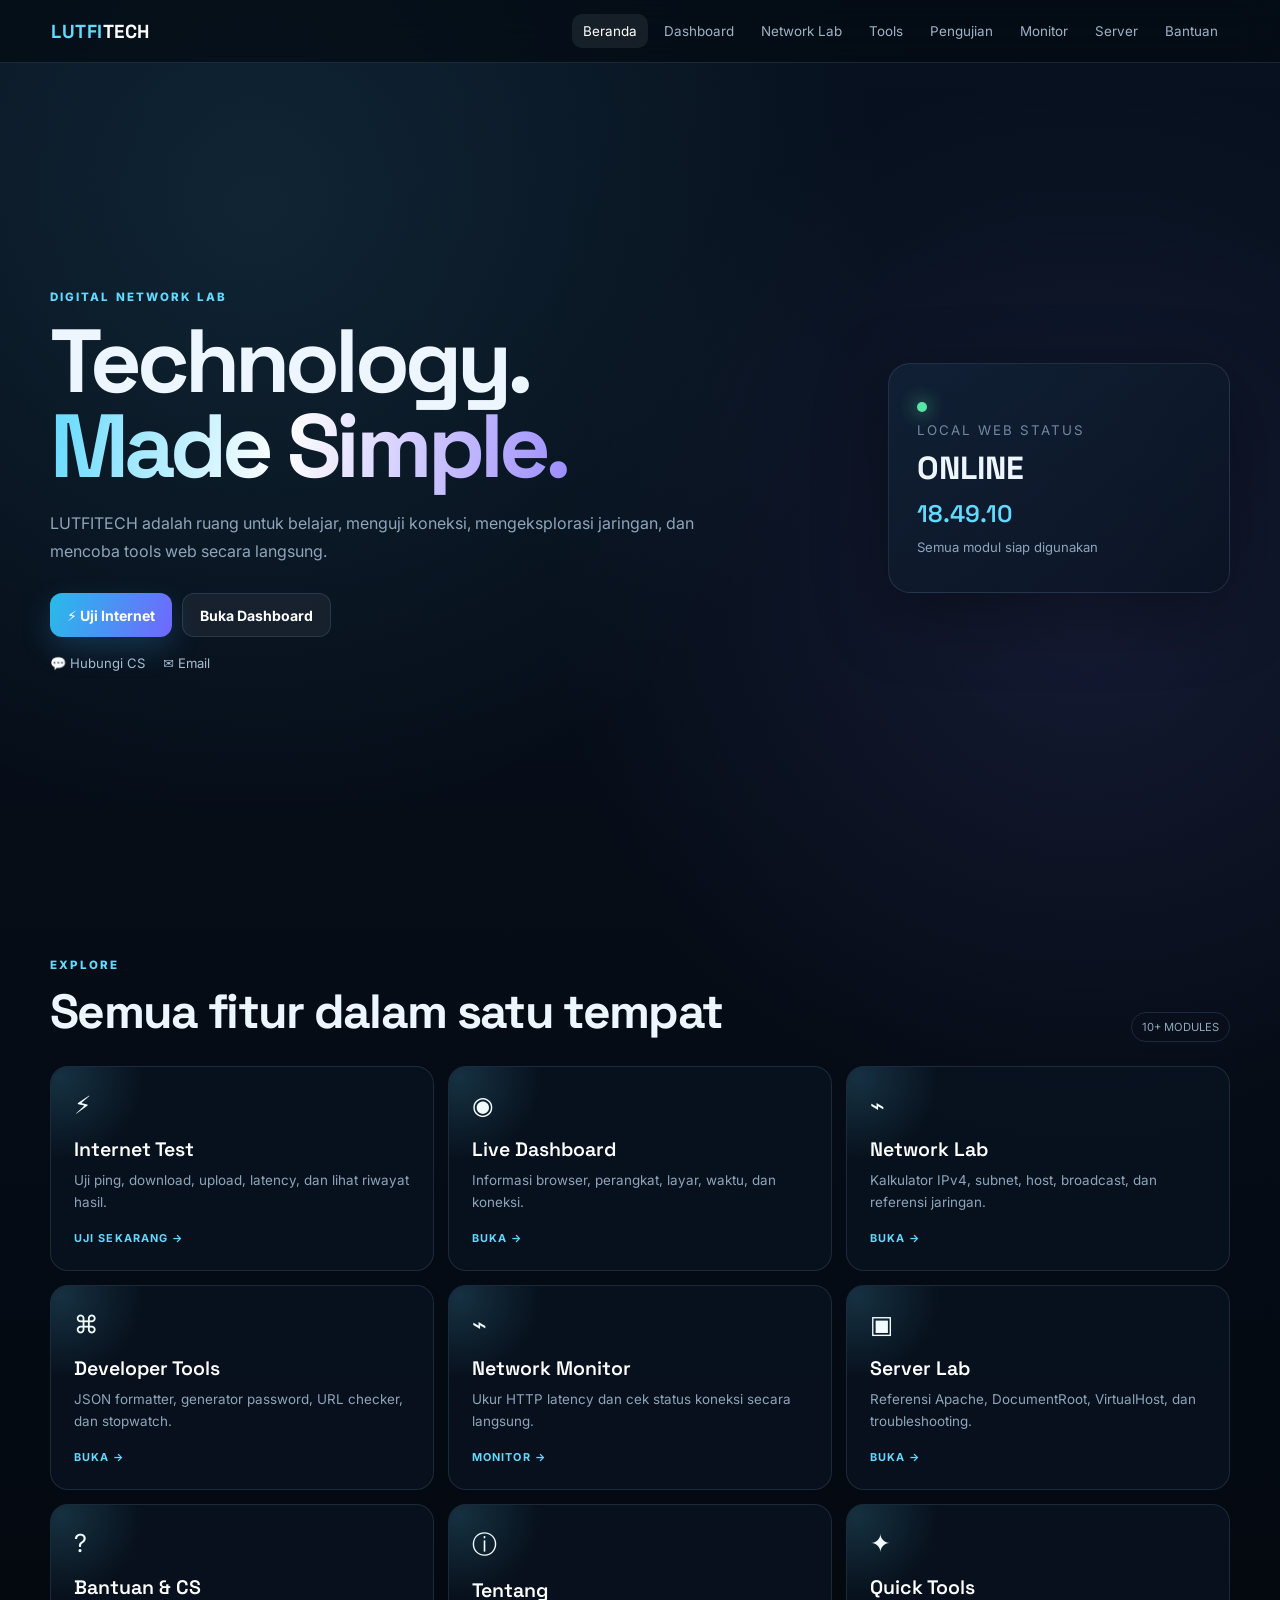
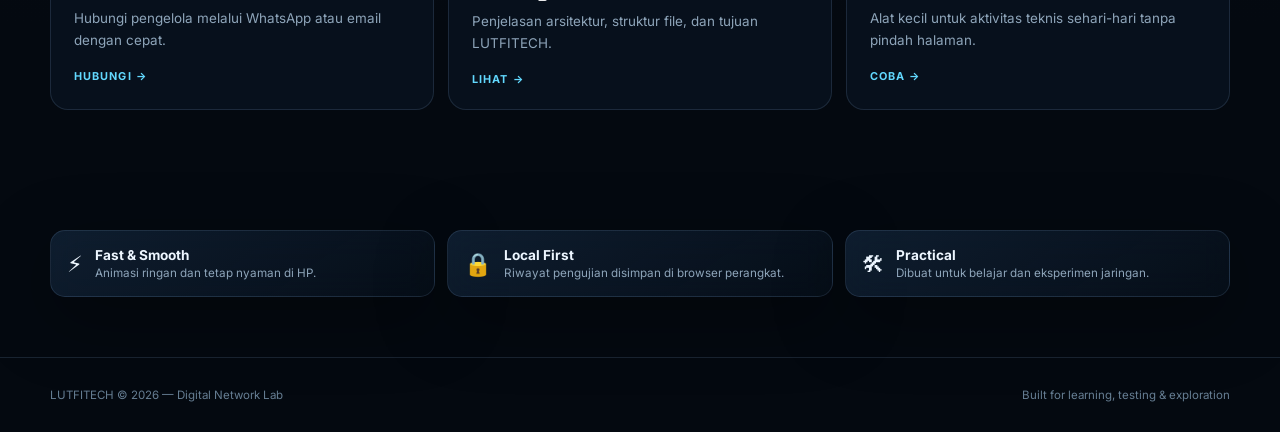
<file: index.html>
<!doctype html>
<html lang="id">
<head>
<meta charset="utf-8">
<meta name="viewport" content="width=device-width,initial-scale=1,viewport-fit=cover">
<meta name="theme-color" content="#07111f">
<title>LUTFITECH — Digital Network Lab</title>
<link rel="stylesheet" href="assets/css/style.css">
</head>
<body>
<div class="bg-grid"></div><div class="orb orb-a"></div><div class="orb orb-b"></div><div id="particles"></div>

<header class="topbar">
  <a class="brand" href="index.html"><span>LUTFI</span>TECH</a>
  <button class="menu-btn" id="menuBtn" aria-label="Menu">☰</button>
  <nav id="nav">
    <a href="index.html" class="active">Beranda</a>
    <a href="pages/dashboard.html">Dashboard</a>
    <a href="pages/network.html">Network Lab</a>
    <a href="pages/tools.html">Tools</a>
    <a href="pages/speedtest.html">Pengujian</a>
    <a href="pages/monitor.html">Monitor</a>
    <a href="pages/server.html">Server</a>
    <a href="pages/help.html">Bantuan</a>
  </nav>
</header>

<main>
<section class="hero page-enter">
  <div class="hero-copy">
    <span class="eyebrow">DIGITAL NETWORK LAB</span>
    <h1>Technology.<br><span>Made Simple.</span></h1>
    <p>LUTFITECH adalah ruang untuk belajar, menguji koneksi, mengeksplorasi jaringan, dan mencoba tools web secara langsung.</p>
    <div class="actions">
      <a class="btn primary" href="pages/speedtest.html">⚡ Uji Internet</a>
      <a class="btn" href="pages/dashboard.html">Buka Dashboard</a>
    </div>
    <div class="quick-contact">
      <a href="https://wa.me/6285181606383" target="_blank" rel="noopener">💬 Hubungi CS</a>
      <a href="mailto:rarapwetty467@gmail.com">✉ Email</a>
    </div>
  </div>
  <div class="hero-card glass">
    <div class="status-dot"></div><small>LOCAL WEB STATUS</small>
    <strong>ONLINE</strong>
    <time id="clock">--:--:--</time>
    <span>Semua modul siap digunakan</span>
  </div>
</section>

<section class="section">
  <div class="section-head"><div><span class="kicker">EXPLORE</span><h2>Semua fitur dalam satu tempat</h2></div><span class="tag">10+ MODULES</span></div>
  <div class="grid three">
    <a class="card" href="pages/speedtest.html"><i>⚡</i><h3>Internet Test</h3><p>Uji ping, download, upload, latency, dan lihat riwayat hasil.</p><b>UJI SEKARANG →</b></a>
    <a class="card" href="pages/dashboard.html"><i>◉</i><h3>Live Dashboard</h3><p>Informasi browser, perangkat, layar, waktu, dan koneksi.</p><b>BUKA →</b></a>
    <a class="card" href="pages/network.html"><i>⌁</i><h3>Network Lab</h3><p>Kalkulator IPv4, subnet, host, broadcast, dan referensi jaringan.</p><b>BUKA →</b></a>
    <a class="card" href="pages/tools.html"><i>⌘</i><h3>Developer Tools</h3><p>JSON formatter, generator password, URL checker, dan stopwatch.</p><b>BUKA →</b></a>
    <a class="card" href="pages/monitor.html"><i>⌁</i><h3>Network Monitor</h3><p>Ukur HTTP latency dan cek status koneksi secara langsung.</p><b>MONITOR →</b></a>
    <a class="card" href="pages/server.html"><i>▣</i><h3>Server Lab</h3><p>Referensi Apache, DocumentRoot, VirtualHost, dan troubleshooting.</p><b>BUKA →</b></a>
    <a class="card" href="pages/help.html"><i>?</i><h3>Bantuan & CS</h3><p>Hubungi pengelola melalui WhatsApp atau email dengan cepat.</p><b>HUBUNGI →</b></a>
    <a class="card" href="pages/about.html"><i>ⓘ</i><h3>Tentang</h3><p>Penjelasan arsitektur, struktur file, dan tujuan LUTFITECH.</p><b>LIHAT →</b></a>
    <a class="card" href="pages/tools.html#password"><i>✦</i><h3>Quick Tools</h3><p>Alat kecil untuk aktivitas teknis sehari-hari tanpa pindah halaman.</p><b>COBA →</b></a>
  </div>
</section>

<section class="section mini-grid">
  <div class="glass info-strip"><span>⚡</span><div><strong>Fast & Smooth</strong><small>Animasi ringan dan tetap nyaman di HP.</small></div></div>
  <div class="glass info-strip"><span>🔒</span><div><strong>Local First</strong><small>Riwayat pengujian disimpan di browser perangkat.</small></div></div>
  <div class="glass info-strip"><span>🛠</span><div><strong>Practical</strong><small>Dibuat untuk belajar dan eksperimen jaringan.</small></div></div>
</section>
</main>

<footer><span>LUTFITECH © 2026 — Digital Network Lab</span><span>Built for learning, testing & exploration</span></footer>
<script src="assets/js/app.js"></script>
</body></html>
</file>
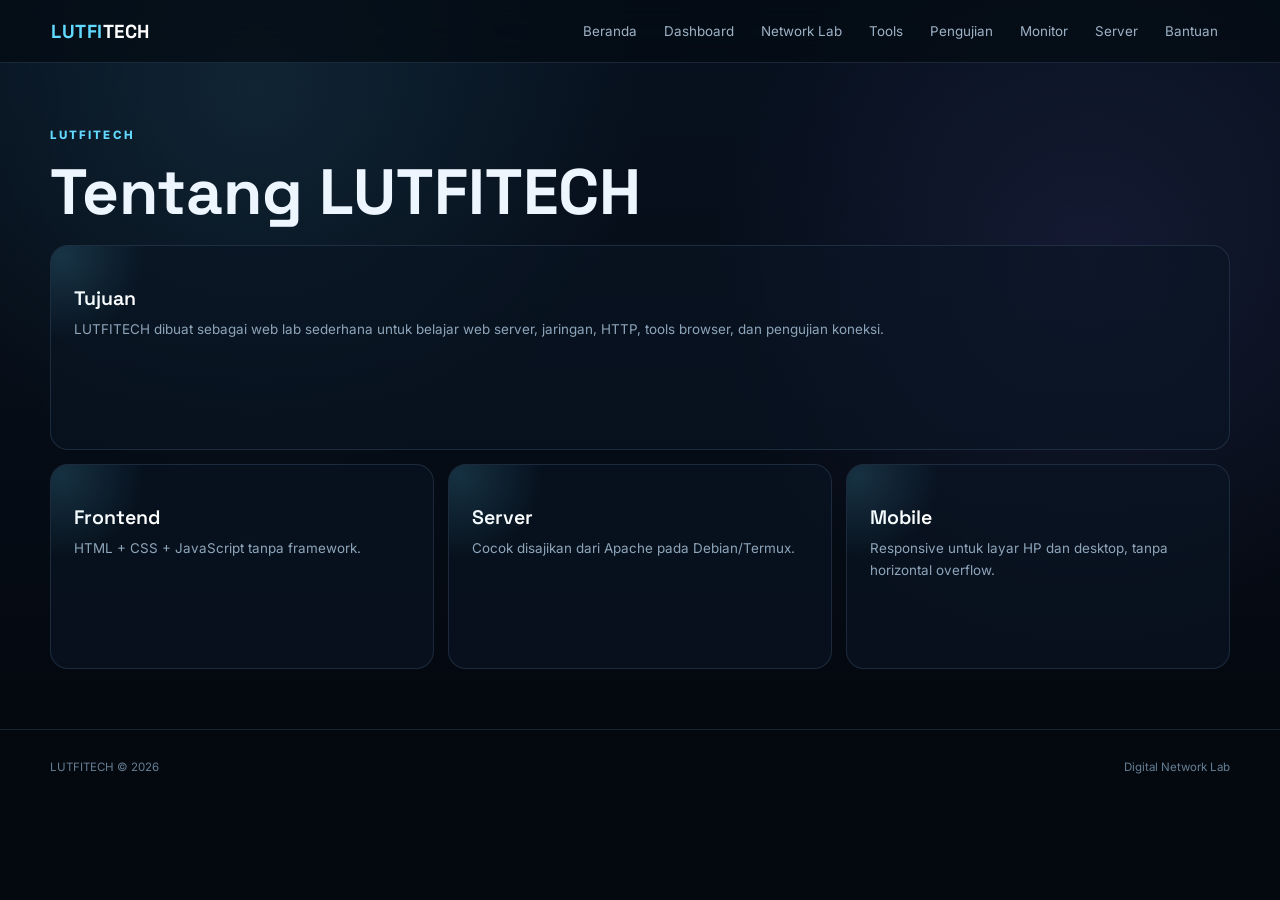
<file: pages/about.html>
<!doctype html><html lang="id"><head><meta charset="utf-8"><meta name="viewport" content="width=device-width,initial-scale=1,viewport-fit=cover"><meta name="theme-color" content="#07111f"><title>Tentang LUTFITECH — LUTFITECH</title><link rel="stylesheet" href="../assets/css/style.css"></head><body><div class="bg-grid"></div><div class="orb orb-a"></div><div class="orb orb-b"></div><header class="topbar"><a class="brand" href="../index.html"><span>LUTFI</span>TECH</a><button class="menu-btn" id="menuBtn">☰</button><nav id="nav"><a href="../index.html">Beranda</a><a href="dashboard.html">Dashboard</a><a href="network.html">Network Lab</a><a href="tools.html">Tools</a><a href="speedtest.html">Pengujian</a><a href="monitor.html">Monitor</a><a href="server.html">Server</a><a href="help.html">Bantuan</a></nav></header><main><section class="section page-enter"><span class="kicker">LUTFITECH</span><h1 style="font:700 clamp(2rem,6vw,4rem) 'Space Grotesk';margin:8px 0 12px">Tentang LUTFITECH</h1>
<div class="card"><h3>Tujuan</h3><p>LUTFITECH dibuat sebagai web lab sederhana untuk belajar web server, jaringan, HTTP, tools browser, dan pengujian koneksi.</p></div>
<div class="grid three" style="margin-top:14px"><div class="card"><h3>Frontend</h3><p>HTML + CSS + JavaScript tanpa framework.</p></div><div class="card"><h3>Server</h3><p>Cocok disajikan dari Apache pada Debian/Termux.</p></div><div class="card"><h3>Mobile</h3><p>Responsive untuk layar HP dan desktop, tanpa horizontal overflow.</p></div></div></section></main><footer><span>LUTFITECH © 2026</span><span>Digital Network Lab</span></footer><script src="../assets/js/app.js"></script>
</file>
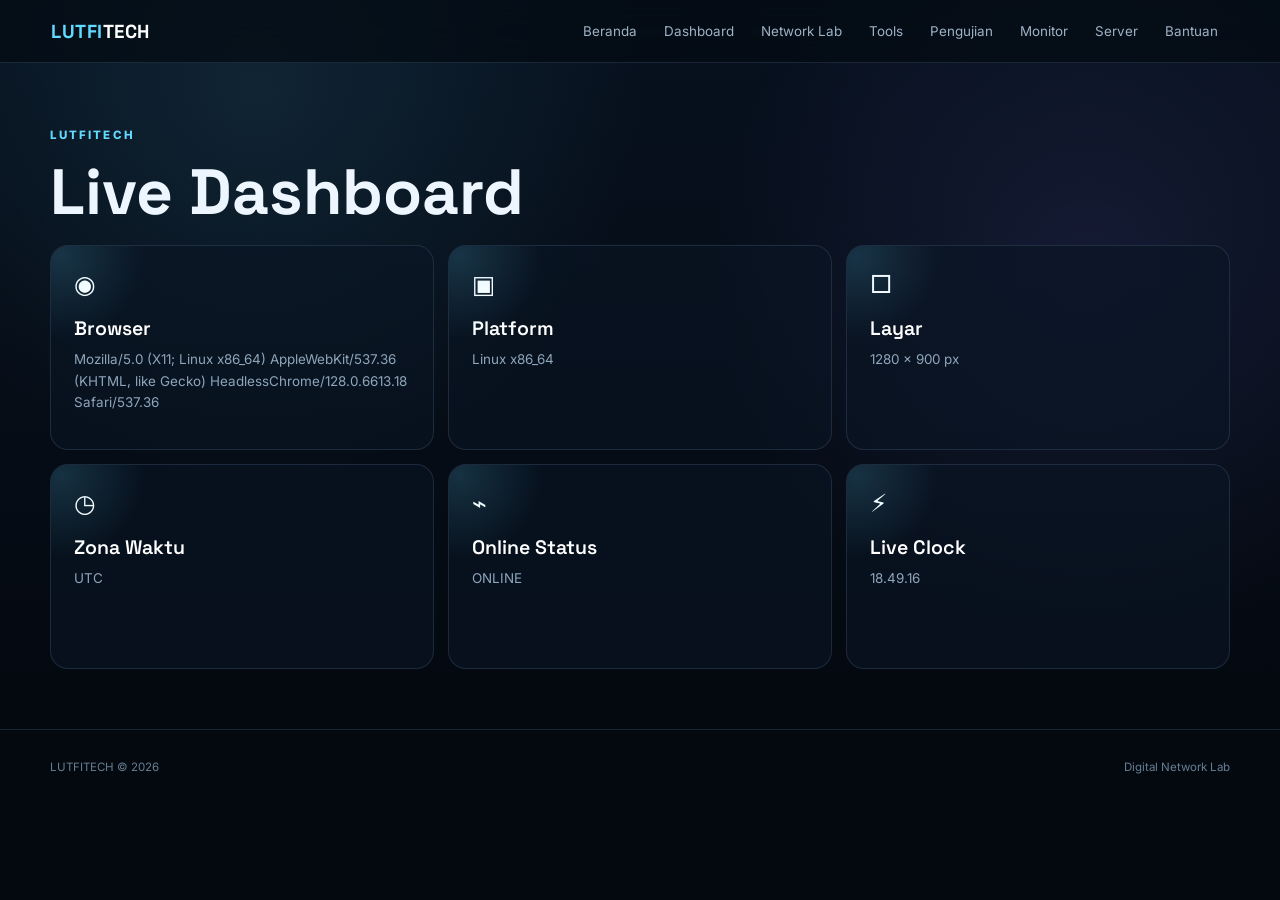
<file: pages/dashboard.html>
<!doctype html><html lang="id"><head><meta charset="utf-8"><meta name="viewport" content="width=device-width,initial-scale=1,viewport-fit=cover"><meta name="theme-color" content="#07111f"><title>Live Dashboard — LUTFITECH</title><link rel="stylesheet" href="../assets/css/style.css"></head><body><div class="bg-grid"></div><div class="orb orb-a"></div><div class="orb orb-b"></div><header class="topbar"><a class="brand" href="../index.html"><span>LUTFI</span>TECH</a><button class="menu-btn" id="menuBtn">☰</button><nav id="nav"><a href="../index.html">Beranda</a><a href="dashboard.html">Dashboard</a><a href="network.html">Network Lab</a><a href="tools.html">Tools</a><a href="speedtest.html">Pengujian</a><a href="monitor.html">Monitor</a><a href="server.html">Server</a><a href="help.html">Bantuan</a></nav></header><main><section class="section page-enter"><span class="kicker">LUTFITECH</span><h1 style="font:700 clamp(2rem,6vw,4rem) 'Space Grotesk';margin:8px 0 12px">Live Dashboard</h1>
<div class="grid three">
<div class="card"><i>◉</i><h3>Browser</h3><p id="browser">Memuat...</p></div>
<div class="card"><i>▣</i><h3>Platform</h3><p id="platform">Memuat...</p></div>
<div class="card"><i>□</i><h3>Layar</h3><p id="screen">Memuat...</p></div>
<div class="card"><i>◷</i><h3>Zona Waktu</h3><p id="tz">Memuat...</p></div>
<div class="card"><i>⌁</i><h3>Online Status</h3><p id="online">Memuat...</p></div>
<div class="card"><i>⚡</i><h3>Live Clock</h3><p id="dashclock">Memuat...</p></div>
</div>
<script>
const set=(id,v)=>document.getElementById(id).textContent=v;
set('browser',navigator.userAgent);set('platform',navigator.platform||'Unknown');set('screen',innerWidth+' × '+innerHeight+' px');set('tz',Intl.DateTimeFormat().resolvedOptions().timeZone);set('online',navigator.onLine?'ONLINE':'OFFLINE');
setInterval(()=>set('dashclock',new Date().toLocaleTimeString('id-ID')),1000);
</script></section></main><footer><span>LUTFITECH © 2026</span><span>Digital Network Lab</span></footer><script src="../assets/js/app.js"></script>
</file>
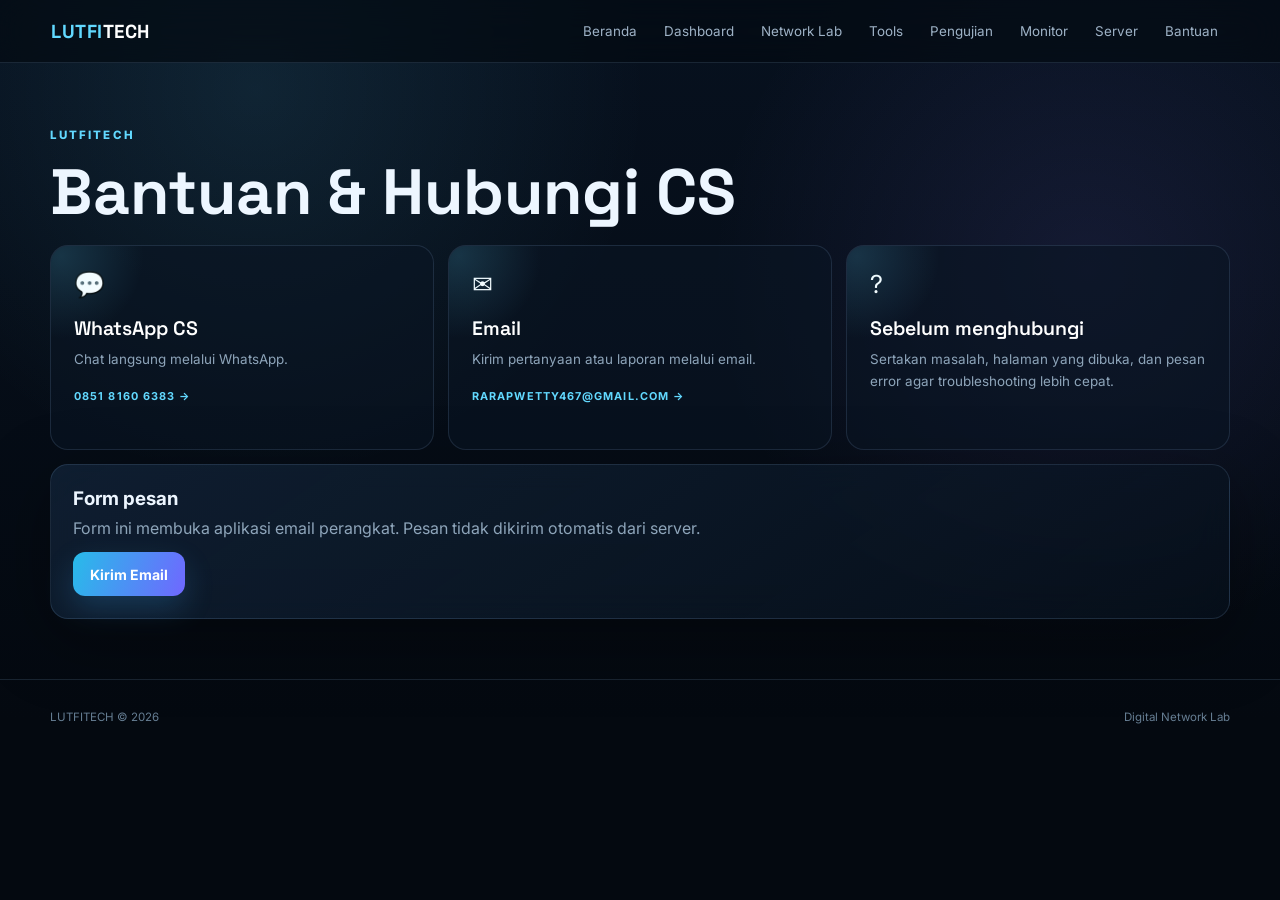
<file: pages/help.html>
<!doctype html><html lang="id"><head><meta charset="utf-8"><meta name="viewport" content="width=device-width,initial-scale=1,viewport-fit=cover"><meta name="theme-color" content="#07111f"><title>Bantuan & Hubungi CS — LUTFITECH</title><link rel="stylesheet" href="../assets/css/style.css"></head><body><div class="bg-grid"></div><div class="orb orb-a"></div><div class="orb orb-b"></div><header class="topbar"><a class="brand" href="../index.html"><span>LUTFI</span>TECH</a><button class="menu-btn" id="menuBtn">☰</button><nav id="nav"><a href="../index.html">Beranda</a><a href="dashboard.html">Dashboard</a><a href="network.html">Network Lab</a><a href="tools.html">Tools</a><a href="speedtest.html">Pengujian</a><a href="monitor.html">Monitor</a><a href="server.html">Server</a><a href="help.html">Bantuan</a></nav></header><main><section class="section page-enter"><span class="kicker">LUTFITECH</span><h1 style="font:700 clamp(2rem,6vw,4rem) 'Space Grotesk';margin:8px 0 12px">Bantuan & Hubungi CS</h1>
<div class="grid three">
<a class="card" href="https://wa.me/6285181606383" target="_blank" rel="noopener"><i>💬</i><h3>WhatsApp CS</h3><p>Chat langsung melalui WhatsApp.</p><b>0851 8160 6383 →</b></a>
<a class="card" href="mailto:rarapwetty467@gmail.com"><i>✉</i><h3>Email</h3><p>Kirim pertanyaan atau laporan melalui email.</p><b>RARAPWETTY467@GMAIL.COM →</b></a>
<div class="card"><i>?</i><h3>Sebelum menghubungi</h3><p>Sertakan masalah, halaman yang dibuka, dan pesan error agar troubleshooting lebih cepat.</p></div>
</div>
<div class="glass" style="padding:22px;border-radius:18px;margin-top:14px"><h3 style="margin-bottom:8px">Form pesan</h3><p style="color:var(--muted);margin-bottom:14px">Form ini membuka aplikasi email perangkat. Pesan tidak dikirim otomatis dari server.</p><a class="btn primary" href="mailto:rarapwetty467@gmail.com?subject=Bantuan%20LUTFITECH">Kirim Email</a></div></section></main><footer><span>LUTFITECH © 2026</span><span>Digital Network Lab</span></footer><script src="../assets/js/app.js"></script>
</file>
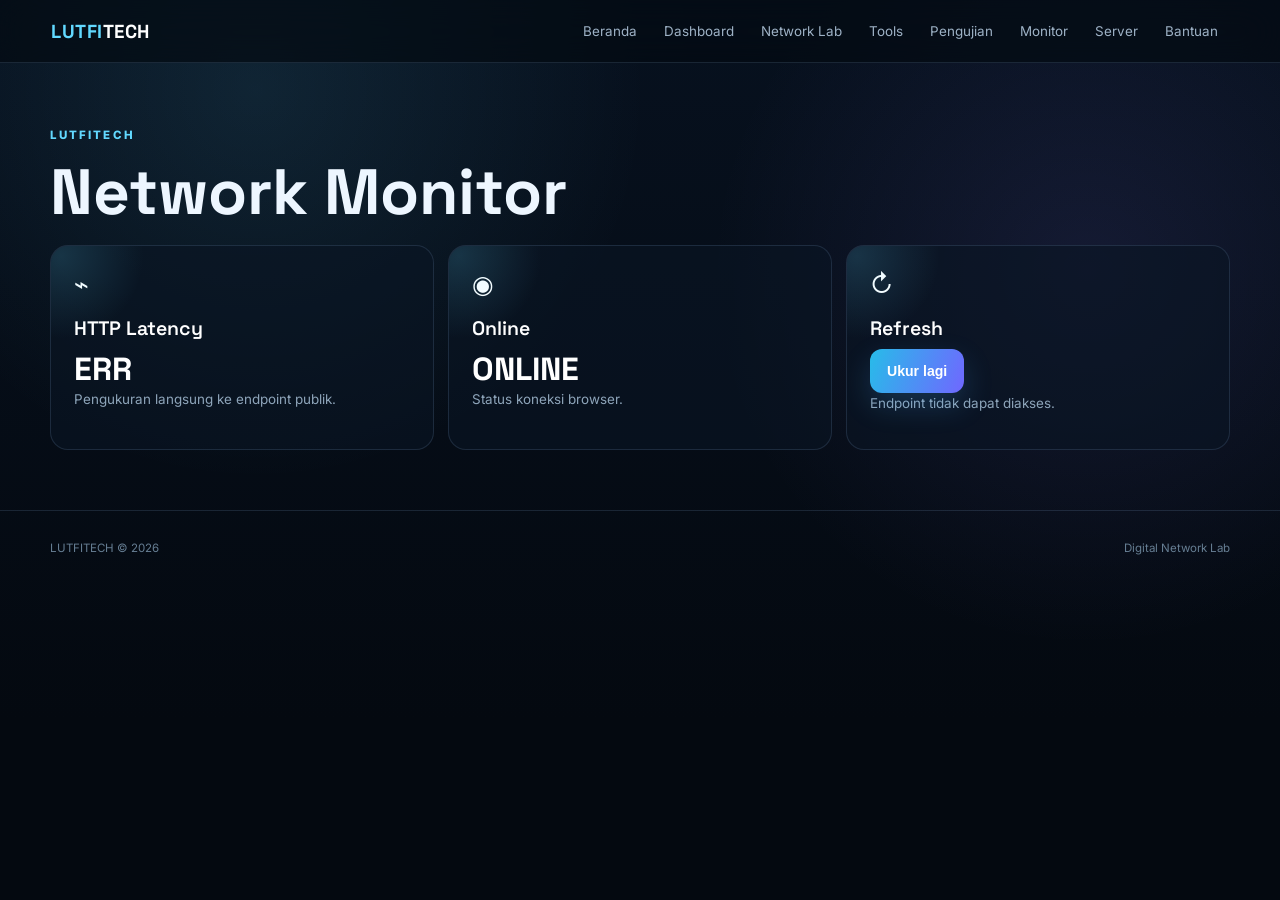
<file: pages/monitor.html>
<!doctype html><html lang="id"><head><meta charset="utf-8"><meta name="viewport" content="width=device-width,initial-scale=1,viewport-fit=cover"><meta name="theme-color" content="#07111f"><title>Network Monitor — LUTFITECH</title><link rel="stylesheet" href="../assets/css/style.css"></head><body><div class="bg-grid"></div><div class="orb orb-a"></div><div class="orb orb-b"></div><header class="topbar"><a class="brand" href="../index.html"><span>LUTFI</span>TECH</a><button class="menu-btn" id="menuBtn">☰</button><nav id="nav"><a href="../index.html">Beranda</a><a href="dashboard.html">Dashboard</a><a href="network.html">Network Lab</a><a href="tools.html">Tools</a><a href="speedtest.html">Pengujian</a><a href="monitor.html">Monitor</a><a href="server.html">Server</a><a href="help.html">Bantuan</a></nav></header><main><section class="section page-enter"><span class="kicker">LUTFITECH</span><h1 style="font:700 clamp(2rem,6vw,4rem) 'Space Grotesk';margin:8px 0 12px">Network Monitor</h1>
<div class="grid three">
<div class="card"><i>⌁</i><h3>HTTP Latency</h3><strong id="lat" style="font:700 2rem 'Space Grotesk'">-- ms</strong><p>Pengukuran langsung ke endpoint publik.</p></div>
<div class="card"><i>◉</i><h3>Online</h3><strong id="mononline" style="font:700 2rem 'Space Grotesk'">--</strong><p>Status koneksi browser.</p></div>
<div class="card"><i>↻</i><h3>Refresh</h3><button class="btn primary" onclick="measure()">Ukur lagi</button><p id="monlog">Siap.</p></div>
</div>
<script>
async function measure(){monlog.textContent='Mengukur...';let t=performance.now();try{await fetch('https://www.cloudflare.com/cdn-cgi/trace?x='+Date.now(),{cache:'no-store'});lat.textContent=Math.round(performance.now()-t)+' ms';monlog.textContent='Selesai '+new Date().toLocaleTimeString('id-ID')}catch(e){lat.textContent='ERR';monlog.textContent='Endpoint tidak dapat diakses.'}mononline.textContent=navigator.onLine?'ONLINE':'OFFLINE'}measure();
</script></section></main><footer><span>LUTFITECH © 2026</span><span>Digital Network Lab</span></footer><script src="../assets/js/app.js"></script>
</file>
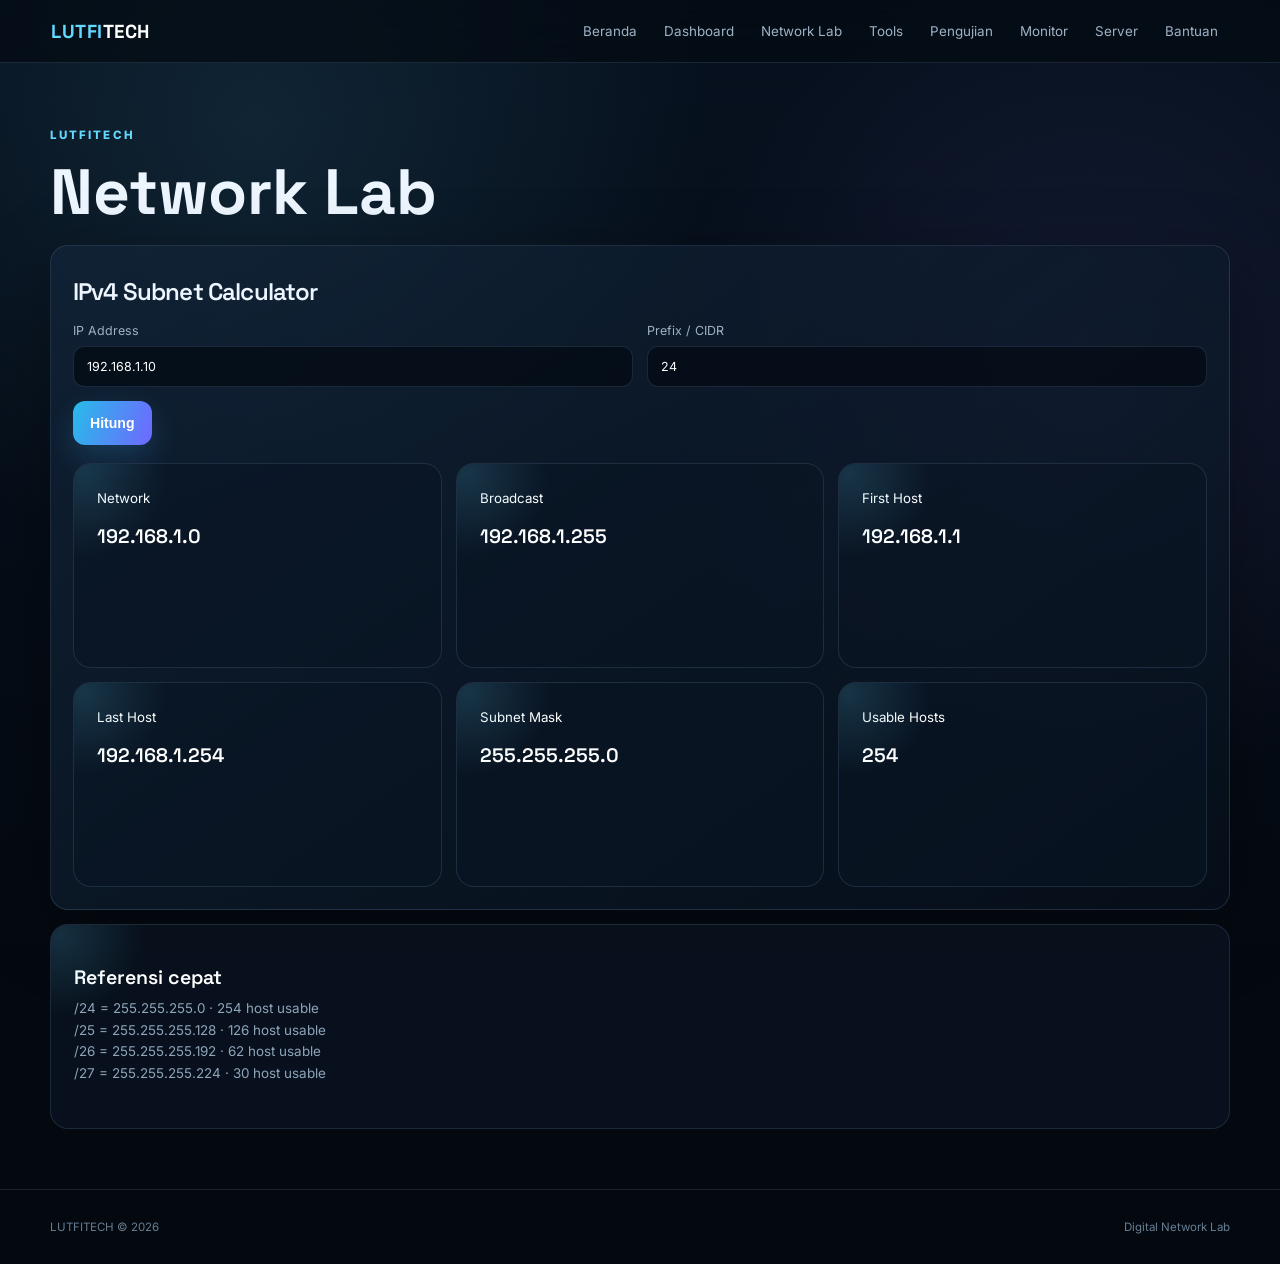
<file: pages/network.html>
<!doctype html><html lang="id"><head><meta charset="utf-8"><meta name="viewport" content="width=device-width,initial-scale=1,viewport-fit=cover"><meta name="theme-color" content="#07111f"><title>Network Lab — LUTFITECH</title><link rel="stylesheet" href="../assets/css/style.css"></head><body><div class="bg-grid"></div><div class="orb orb-a"></div><div class="orb orb-b"></div><header class="topbar"><a class="brand" href="../index.html"><span>LUTFI</span>TECH</a><button class="menu-btn" id="menuBtn">☰</button><nav id="nav"><a href="../index.html">Beranda</a><a href="dashboard.html">Dashboard</a><a href="network.html">Network Lab</a><a href="tools.html">Tools</a><a href="speedtest.html">Pengujian</a><a href="monitor.html">Monitor</a><a href="server.html">Server</a><a href="help.html">Bantuan</a></nav></header><main><section class="section page-enter"><span class="kicker">LUTFITECH</span><h1 style="font:700 clamp(2rem,6vw,4rem) 'Space Grotesk';margin:8px 0 12px">Network Lab</h1>
<div class="glass" style="padding:22px;border-radius:18px">
<h2 style="font:600 1.5rem 'Space Grotesk';margin-bottom:16px">IPv4 Subnet Calculator</h2>
<div class="grid" style="grid-template-columns:repeat(2,1fr)">
<label>IP Address<input id="ip" value="192.168.1.10" placeholder="192.168.1.10"></label>
<label>Prefix / CIDR<input id="cidr" value="24" type="number" min="0" max="32"></label>
</div>
<button class="btn primary" id="calc" style="margin-top:14px">Hitung</button>
<div id="result" class="grid three" style="margin-top:18px"></div>
</div>
<div class="card" style="margin-top:14px"><h3>Referensi cepat</h3><p>/24 = 255.255.255.0 · 254 host usable<br>/25 = 255.255.255.128 · 126 host usable<br>/26 = 255.255.255.192 · 62 host usable<br>/27 = 255.255.255.224 · 30 host usable</p></div>
<script>
function calc(){
 const ip=document.getElementById('ip').value.trim(), p=+document.getElementById('cidr').value;
 const a=ip.split('.').map(Number);
 if(a.length!==4||a.some(x=>x<0||x>255)||p<0||p>32){document.getElementById('result').innerHTML='<div class="card"><h3>Input tidak valid</h3></div>';return}
 const n= a.map(x=>x>>>0); let val=((n[0]<<24)>>>0)+(n[1]<<16)+(n[2]<<8)+n[3];
 const mask=p===0?0:(0xffffffff << (32-p))>>>0; const net=(val&mask)>>>0; const bc=(net | (~mask>>>0))>>>0;
 const out=x=>[(x>>>24)&255,(x>>>16)&255,(x>>>8)&255,x&255].join('.');
 const hosts=p>=31?Math.max(0,2**(32-p)):2**(32-p)-2;
 document.getElementById('result').innerHTML=[['Network',out(net)],['Broadcast',out(bc)],['First Host',p>=31?'-':out((net+1)>>>0)],['Last Host',p>=31?'-':out((bc-1)>>>0)],['Subnet Mask',out(mask)],['Usable Hosts',hosts]].map(x=>`<div class="card"><small>${x[0]}</small><h3>${x[1]}</h3></div>`).join('');
}
document.getElementById('calc').onclick=calc;calc();
</script></section></main><footer><span>LUTFITECH © 2026</span><span>Digital Network Lab</span></footer><script src="../assets/js/app.js"></script>
</file>
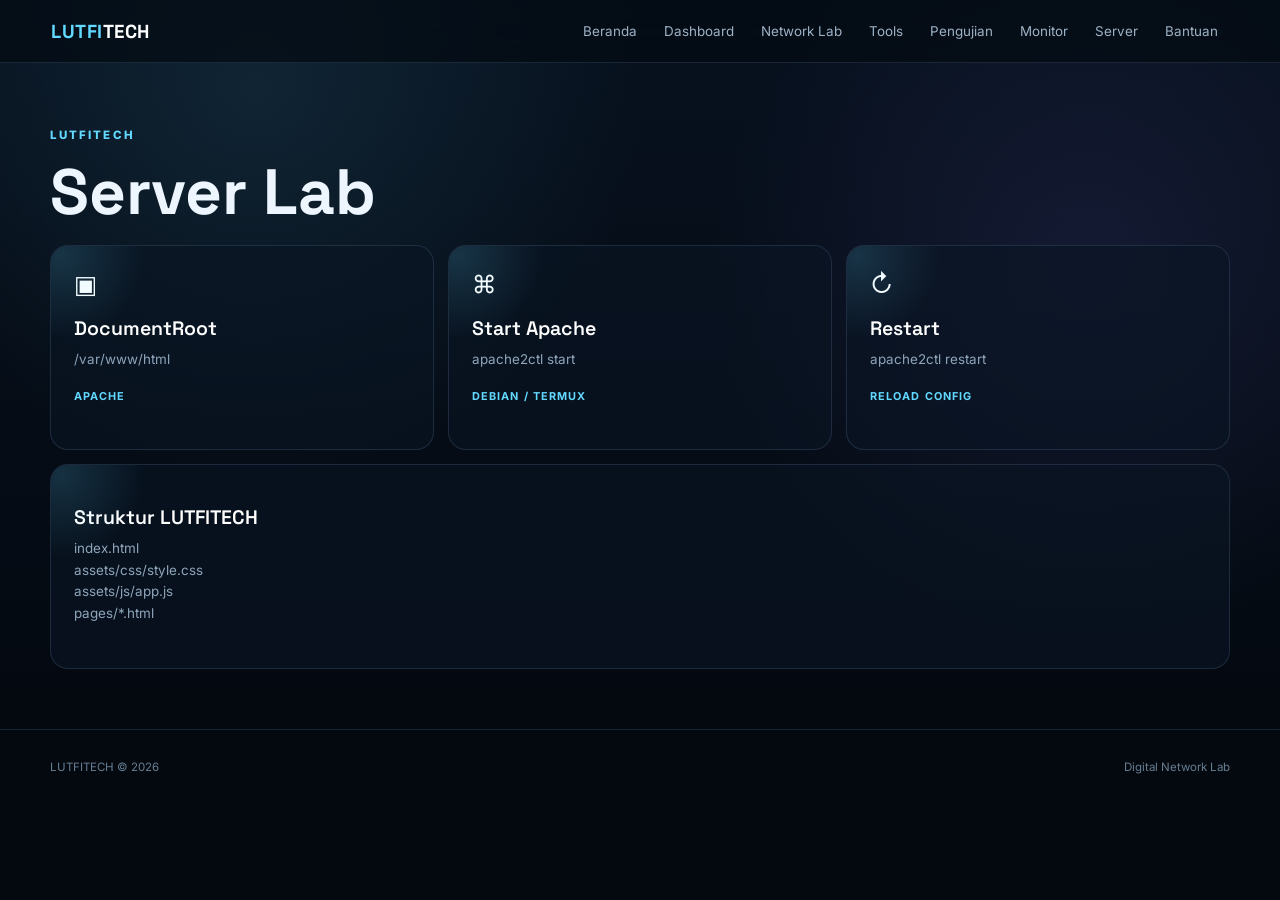
<file: pages/server.html>
<!doctype html><html lang="id"><head><meta charset="utf-8"><meta name="viewport" content="width=device-width,initial-scale=1,viewport-fit=cover"><meta name="theme-color" content="#07111f"><title>Server Lab — LUTFITECH</title><link rel="stylesheet" href="../assets/css/style.css"></head><body><div class="bg-grid"></div><div class="orb orb-a"></div><div class="orb orb-b"></div><header class="topbar"><a class="brand" href="../index.html"><span>LUTFI</span>TECH</a><button class="menu-btn" id="menuBtn">☰</button><nav id="nav"><a href="../index.html">Beranda</a><a href="dashboard.html">Dashboard</a><a href="network.html">Network Lab</a><a href="tools.html">Tools</a><a href="speedtest.html">Pengujian</a><a href="monitor.html">Monitor</a><a href="server.html">Server</a><a href="help.html">Bantuan</a></nav></header><main><section class="section page-enter"><span class="kicker">LUTFITECH</span><h1 style="font:700 clamp(2rem,6vw,4rem) 'Space Grotesk';margin:8px 0 12px">Server Lab</h1>
<div class="grid three">
<div class="card"><i>▣</i><h3>DocumentRoot</h3><p>/var/www/html</p><b>APACHE</b></div>
<div class="card"><i>⌘</i><h3>Start Apache</h3><p>apache2ctl start</p><b>DEBIAN / TERMUX</b></div>
<div class="card"><i>↻</i><h3>Restart</h3><p>apache2ctl restart</p><b>RELOAD CONFIG</b></div>
</div>
<div class="card" style="margin-top:14px"><h3>Struktur LUTFITECH</h3><p>index.html<br>assets/css/style.css<br>assets/js/app.js<br>pages/*.html</p></div></section></main><footer><span>LUTFITECH © 2026</span><span>Digital Network Lab</span></footer><script src="../assets/js/app.js"></script>
</file>
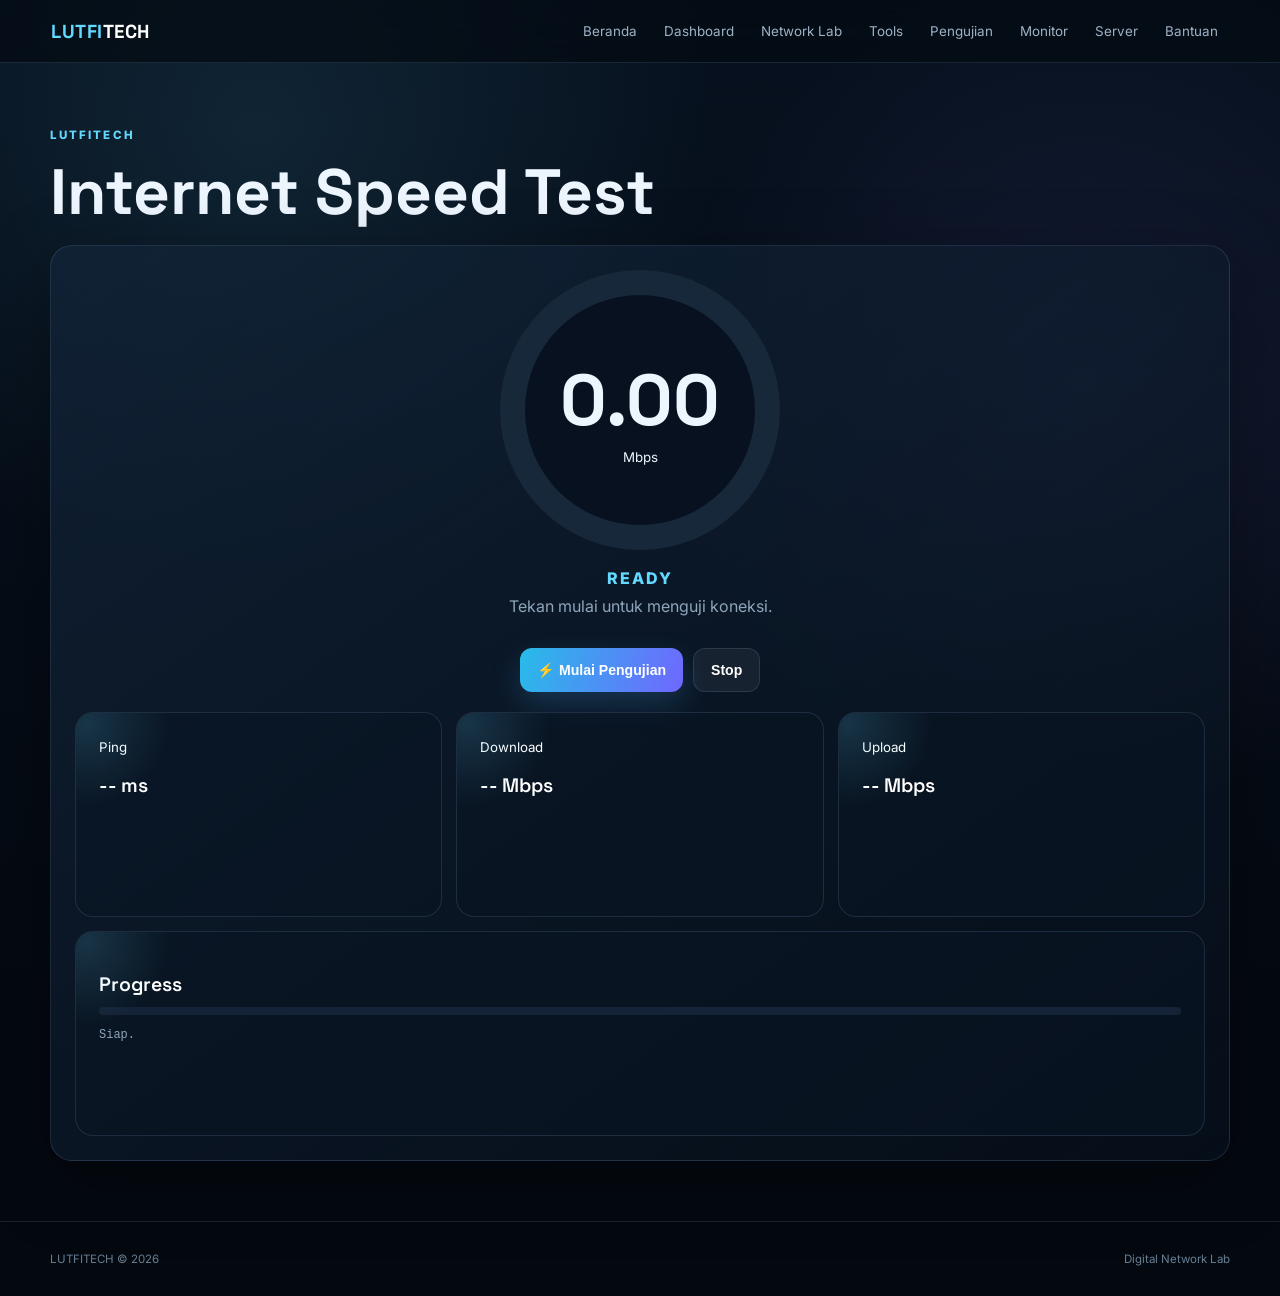
<file: pages/speedtest.html>
<!doctype html><html lang="id"><head><meta charset="utf-8"><meta name="viewport" content="width=device-width,initial-scale=1,viewport-fit=cover"><meta name="theme-color" content="#07111f"><title>Internet Speed Test — LUTFITECH</title><link rel="stylesheet" href="../assets/css/style.css"></head><body><div class="bg-grid"></div><div class="orb orb-a"></div><div class="orb orb-b"></div><header class="topbar"><a class="brand" href="../index.html"><span>LUTFI</span>TECH</a><button class="menu-btn" id="menuBtn">☰</button><nav id="nav"><a href="../index.html">Beranda</a><a href="dashboard.html">Dashboard</a><a href="network.html">Network Lab</a><a href="tools.html">Tools</a><a href="speedtest.html">Pengujian</a><a href="monitor.html">Monitor</a><a href="server.html">Server</a><a href="help.html">Bantuan</a></nav></header><main><section class="section page-enter"><span class="kicker">LUTFITECH</span><h1 style="font:700 clamp(2rem,6vw,4rem) 'Space Grotesk';margin:8px 0 12px">Internet Speed Test</h1>
<div class="glass" style="padding:24px;border-radius:22px;text-align:center">
<div id="gauge" style="width:min(280px,75vw);aspect-ratio:1;margin:auto;border-radius:50%;background:conic-gradient(var(--accent) 0deg,#18283b 0deg);display:grid;place-items:center;position:relative">
<div style="width:82%;height:82%;border-radius:50%;background:#07111f;display:grid;place-items:center">
<div><div id="speed" style="font:700 clamp(2.5rem,10vw,4.5rem) 'Space Grotesk'">0.00</div><small>Mbps</small></div></div></div>
<div id="stage" style="margin:18px 0 8px;color:var(--accent);font-weight:800;letter-spacing:.12em">READY</div>
<div id="detail" style="color:var(--muted);min-height:24px">Tekan mulai untuk menguji koneksi.</div>
<div class="actions" style="justify-content:center"><button class="btn primary" id="start">⚡ Mulai Pengujian</button><button class="btn" id="stop" disabled>Stop</button></div>
<div class="grid three" style="margin-top:20px;text-align:left">
<div class="card"><small>Ping</small><h3 id="ping">-- ms</h3></div><div class="card"><small>Download</small><h3 id="down">-- Mbps</h3></div><div class="card"><small>Upload</small><h3 id="up">-- Mbps</h3></div>
</div>
<div class="card" style="margin-top:14px;text-align:left"><h3>Progress</h3><div style="height:8px;background:#142337;border-radius:99px;overflow:hidden;margin:10px 0"><div id="bar" style="height:100%;width:0;background:linear-gradient(90deg,var(--accent),var(--accent2));transition:width .18s ease"></div></div><p id="log" style="font-family:monospace;font-size:.75rem;line-height:1.7;color:#8fa7bc">Siap.</p></div>
</div>
<script>
let stopped=false;
const $=id=>document.getElementById(id);
function setGauge(v,max=200){v=Math.max(0,Math.min(v,max));$('speed').textContent=v.toFixed(2);$('gauge').style.background=`conic-gradient(var(--accent) ${v/max*360}deg,#18283b 0deg)`}
function log(s){$('log').textContent=s}
function sleep(ms){return new Promise(r=>setTimeout(r,ms))}
function mbps(bytes,ms){return bytes*8/((ms/1000)*1000000)}
async function pingTest(){
 $('stage').textContent='PING';$('detail').textContent='Mengukur latency...';
 let vals=[];for(let i=0;i<3;i++){if(stopped)throw 0;let t=performance.now();await fetch('https://speed.cloudflare.com/__down?bytes=1&x='+Date.now()+i,{cache:'no-store'});vals.push(performance.now()-t);await sleep(100)}
 let x=vals.reduce((a,b)=>a+b)/vals.length;$('ping').textContent=Math.round(x)+' ms';return x
}
async function downloadTest(){
 $('stage').textContent='DOWNLOAD';let sizes=[1000000,3000000,5000000,10000000], total=0,last=performance.now(),lastBytes=0,smoothed=0;
 for(const size of sizes){if(stopped)throw 0;let t=performance.now();let r=await fetch('https://speed.cloudflare.com/__down?bytes='+size+'&x='+Date.now(),{cache:'no-store'});let b=await r.arrayBuffer();let ms=performance.now()-t;total+=b.byteLength;let m=mbps(b.byteLength,ms);smoothed=smoothed?smoothed*.35+m*.65:m;setGauge(smoothed);$('down').textContent=smoothed.toFixed(2)+' Mbps';$('detail').textContent=`Download ${Math.round(total/1048576)} MB • ${smoothed.toFixed(1)} Mbps`;$('bar').style.width=Math.min(70,total/19000000*70)+'%';log(`DOWNLOAD  ${Math.round(total/1048576)} MB  |  ${smoothed.toFixed(2)} Mbps`)}
 return smoothed
}
async function uploadTest(){
 $('stage').textContent='UPLOAD';let total=0, vals=[];for(let i=0;i<3;i++){if(stopped)throw 0;let bytes=1200000, data=new Uint8Array(bytes);crypto.getRandomValues(data.subarray(0,65536));let t=performance.now();await fetch('https://speed.cloudflare.com/__up?x='+Date.now()+i,{method:'POST',body:data,cache:'no-store'});let ms=performance.now()-t;let m=mbps(bytes,ms);vals.push(m);total+=bytes;let avg=vals.reduce((a,b)=>a+b)/vals.length;setGauge(avg);$('up').textContent=avg.toFixed(2)+' Mbps';$('detail').textContent=`Upload ${Math.round(total/1048576)} MB • ${avg.toFixed(1)} Mbps`;$('bar').style.width=(70+(i+1)*10)+'%';log(`UPLOAD    ${Math.round(total/1048576)} MB  |  ${avg.toFixed(2)} Mbps`)}
 return vals.reduce((a,b)=>a+b)/vals.length
}
async function run(){
 stopped=false;$('start').disabled=true;$('stop').disabled=false;$('ping').textContent=$('down').textContent=$('up').textContent='--';$('bar').style.width='0%';setGauge(0);log('Memulai pengujian...');
 try{await pingTest();await downloadTest();await uploadTest();if(stopped)return;$('stage').textContent='DONE';$('detail').textContent='Pengujian selesai.';$('bar').style.width='100%';log(`SELESAI • ${new Date().toLocaleTimeString('id-ID')}`)}catch(e){if(!stopped){$('stage').textContent='ERROR';$('detail').textContent='Browser memblokir endpoint atau koneksi bermasalah.';log('ERROR: '+(e?.message||e))}}finally{$('start').disabled=false;$('stop').disabled=true}
}
$('start').onclick=run;$('stop').onclick=()=>{stopped=true;$('stop').disabled=true;$('stage').textContent='STOPPED';$('detail').textContent='Pengujian dihentikan.';log('Pengujian dihentikan oleh pengguna.')}
</script></section></main><footer><span>LUTFITECH © 2026</span><span>Digital Network Lab</span></footer><script src="../assets/js/app.js"></script>
</file>
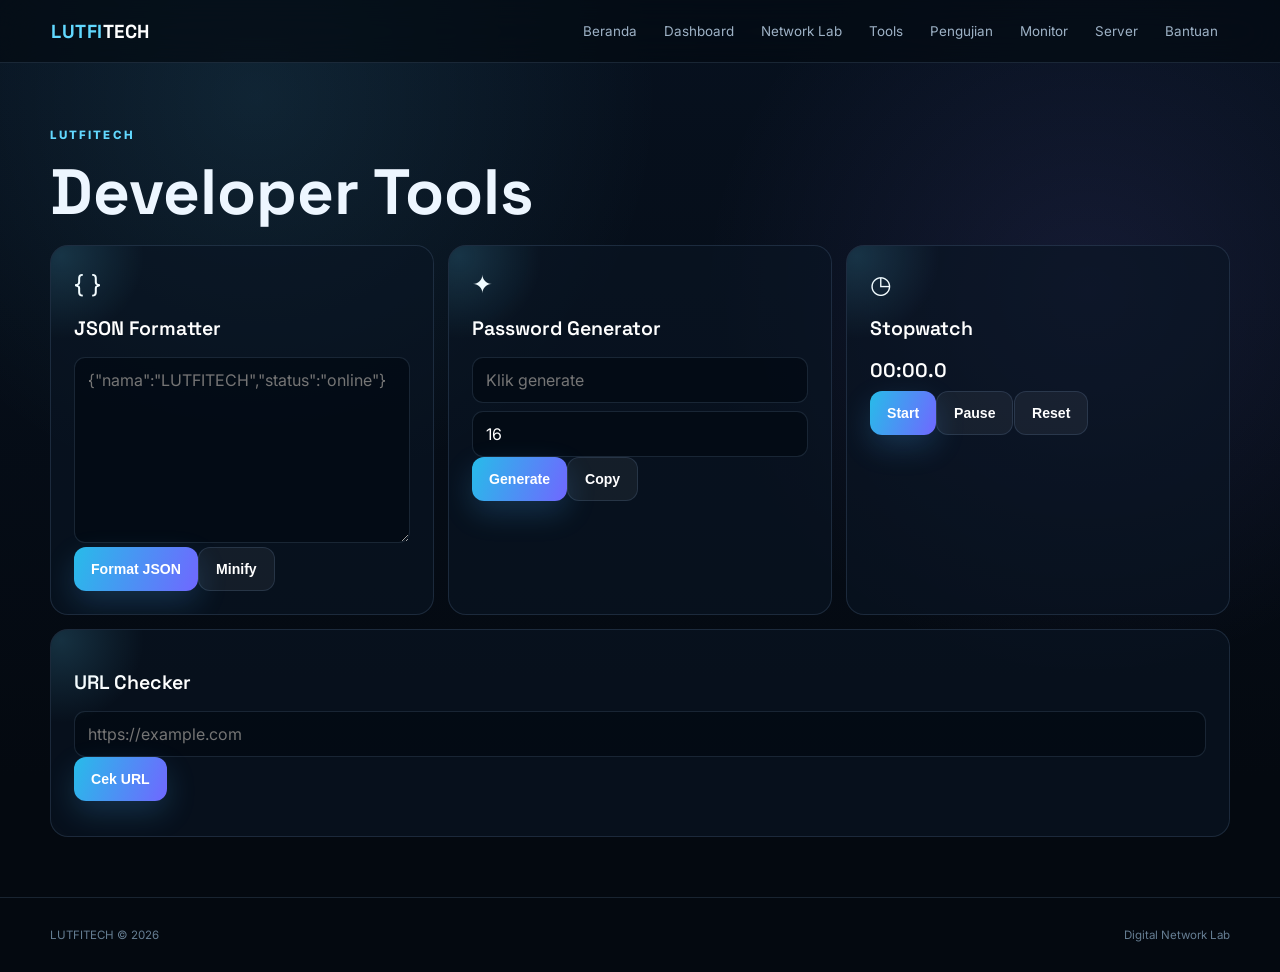
<file: pages/tools.html>
<!doctype html><html lang="id"><head><meta charset="utf-8"><meta name="viewport" content="width=device-width,initial-scale=1,viewport-fit=cover"><meta name="theme-color" content="#07111f"><title>Developer Tools — LUTFITECH</title><link rel="stylesheet" href="../assets/css/style.css"></head><body><div class="bg-grid"></div><div class="orb orb-a"></div><div class="orb orb-b"></div><header class="topbar"><a class="brand" href="../index.html"><span>LUTFI</span>TECH</a><button class="menu-btn" id="menuBtn">☰</button><nav id="nav"><a href="../index.html">Beranda</a><a href="dashboard.html">Dashboard</a><a href="network.html">Network Lab</a><a href="tools.html">Tools</a><a href="speedtest.html">Pengujian</a><a href="monitor.html">Monitor</a><a href="server.html">Server</a><a href="help.html">Bantuan</a></nav></header><main><section class="section page-enter"><span class="kicker">LUTFITECH</span><h1 style="font:700 clamp(2rem,6vw,4rem) 'Space Grotesk';margin:8px 0 12px">Developer Tools</h1>
<div class="grid three">
<div class="card"><i>{ }</i><h3>JSON Formatter</h3><textarea id="json" rows="8" placeholder='{"nama":"LUTFITECH","status":"online"}'></textarea><button class="btn primary" onclick="fmt()">Format JSON</button><button class="btn" onclick="mini()">Minify</button></div>
<div class="card" id="password"><i>✦</i><h3>Password Generator</h3><input id="pass" readonly placeholder="Klik generate"><input id="len" type="number" value="16" min="6" max="64"><button class="btn primary" onclick="gen()">Generate</button><button class="btn" onclick="navigator.clipboard?.writeText(document.getElementById('pass').value)">Copy</button></div>
<div class="card"><i>◷</i><h3>Stopwatch</h3><h3 id="sw">00:00.0</h3><button class="btn primary" onclick="startSW()">Start</button><button class="btn" onclick="stopSW()">Pause</button><button class="btn" onclick="resetSW()">Reset</button></div>
</div>
<div class="card" style="margin-top:14px"><h3>URL Checker</h3><input id="url" placeholder="https://example.com"><button class="btn primary" onclick="checkUrl()">Cek URL</button><p id="urlout" style="margin-top:12px"></p></div>
<script>
function fmt(){try{json.value=JSON.stringify(JSON.parse(json.value),null,2)}catch(e){alert('JSON tidak valid')}}
function mini(){try{json.value=JSON.stringify(JSON.parse(json.value))}catch(e){alert('JSON tidak valid')}}
function gen(){let s='ABCDEFGHJKLMNPQRSTUVWXYZabcdefghijkmnopqrstuvwxyz23456789!@#$%^&*';let n=Math.min(64,Math.max(6,+len.value||16)),o='';for(let i=0;i<n;i++)o+=s[Math.floor(Math.random()*s.length)];pass.value=o}
let swt=0,sti=null;function paint(){let t=swt/10,sec=Math.floor(t/10),ms=Math.floor(t%10);sw.textContent=String(Math.floor(sec/60)).padStart(2,'0')+':'+String(sec%60).padStart(2,'0')+'.'+ms}
function startSW(){if(sti)return;sti=setInterval(()=>{swt++;paint()},100)}function stopSW(){clearInterval(sti);sti=null}function resetSW(){stopSW();swt=0;paint()}
async function checkUrl(){let u=url.value.trim();if(!/^https?:\/\//i.test(u))u='https://'+u;urlout.textContent='Menguji...';let t=performance.now();try{await fetch(u,{mode:'no-cors',cache:'no-store'});urlout.textContent='Permintaan berhasil dikirim • '+Math.round(performance.now()-t)+' ms (mode no-cors)'}catch(e){urlout.textContent='Gagal menjangkau URL dari browser ini.'}}
</script></section></main><footer><span>LUTFITECH © 2026</span><span>Digital Network Lab</span></footer><script src="../assets/js/app.js"></script>
</file>
<file: assets/css/style.css>
@import url('https://fonts.googleapis.com/css2?family=Inter:wght@400;500;600;700;800&family=Space+Grotesk:wght@500;600;700&display=swap');
:root{--bg:#050b14;--panel:rgba(12,24,40,.72);--line:rgba(150,190,230,.15);--text:#edf6ff;--muted:#8ea5ba;--accent:#62d9ff;--accent2:#8b7cff;--shadow:0 20px 70px rgba(0,0,0,.35)}
*{box-sizing:border-box;margin:0;padding:0}
html{scroll-behavior:smooth;background:var(--bg)}
body{font-family:Inter,system-ui,sans-serif;color:var(--text);background:radial-gradient(circle at 20% 10%,rgba(98,217,255,.10),transparent 30%),radial-gradient(circle at 85% 30%,rgba(139,124,255,.11),transparent 30%),linear-gradient(180deg,#07111f,#040910 80%);min-height:100svh;overflow-x:hidden}
body:before{content:"";position:fixed;inset:0;pointer-events:none;background-image:linear-gradient(rgba(255,255,255,.025) 1px,transparent 1px),linear-gradient(90deg,rgba(255,255,255,.025) 1px,transparent 1px);background-size:42px 42px;mask-image:linear-gradient(to bottom,#000,transparent 90%);z-index:-2}
.bg-grid{position:fixed;inset:-20%;background:radial-gradient(circle,rgba(98,217,255,.08) 0 1px,transparent 1px);background-size:28px 28px;animation:gridMove 22s linear infinite;opacity:.45;z-index:-1}
.orb{position:fixed;border-radius:50%;filter:blur(70px);pointer-events:none;z-index:-1;opacity:.22}.orb-a{width:260px;height:260px;background:#38cfff;top:8%;left:-100px;animation:floatA 9s ease-in-out infinite}.orb-b{width:300px;height:300px;background:#7c6cff;right:-120px;bottom:10%;animation:floatB 11s ease-in-out infinite}
@keyframes gridMove{to{transform:translate3d(42px,42px,0)}}@keyframes floatA{50%{transform:translate(80px,45px) scale(1.08)}}@keyframes floatB{50%{transform:translate(-60px,-40px) scale(.94)}}
.topbar{position:sticky;top:0;z-index:20;display:flex;align-items:center;justify-content:space-between;gap:20px;padding:14px clamp(16px,4vw,54px);background:rgba(4,10,18,.70);backdrop-filter:blur(18px);border-bottom:1px solid var(--line)}
.brand{font:700 1.18rem "Space Grotesk";letter-spacing:.5px;color:#fff;text-decoration:none}.brand span{color:var(--accent)}
nav{display:flex;gap:5px;align-items:center}nav a{color:#9eb2c6;text-decoration:none;font-size:.84rem;padding:9px 11px;border-radius:10px;transition:.25s}nav a:hover,nav a.active{color:#fff;background:rgba(255,255,255,.07)}
.menu-btn{display:none;border:1px solid var(--line);background:rgba(255,255,255,.06);color:#fff;border-radius:10px;padding:8px 11px;font-size:18px}
main{width:min(1180px,calc(100% - 28px));margin:auto}.hero{min-height:calc(100svh - 70px);display:grid;grid-template-columns:1.4fr .6fr;align-items:center;gap:40px;padding:70px 0}.hero-copy{animation:rise .8s both}.eyebrow,.kicker{color:var(--accent);font-size:.72rem;letter-spacing:.18em;font-weight:800}.hero h1{font:700 clamp(3rem,7vw,6.4rem)/.95 "Space Grotesk";margin:14px 0 20px;letter-spacing:-.055em}.hero h1 span{background:linear-gradient(100deg,var(--accent),#fff 45%,#9b8cff);-webkit-background-clip:text;color:transparent}.hero p{max-width:670px;color:var(--muted);line-height:1.75;font-size:1rem}.actions{display:flex;gap:10px;flex-wrap:wrap;margin-top:28px}.btn{display:inline-flex;align-items:center;justify-content:center;min-height:44px;padding:0 17px;border-radius:12px;border:1px solid var(--line);background:rgba(255,255,255,.055);color:#fff;text-decoration:none;font-weight:700;font-size:.88rem;transition:transform .18s,background .25s,border .25s;will-change:transform}.btn:hover{transform:translateY(-2px);background:rgba(255,255,255,.1)}.btn:active{transform:scale(.96)}.btn.primary{background:linear-gradient(110deg,#27bce9,#7067ff);border:0;box-shadow:0 12px 30px rgba(69,177,255,.2)}
.quick-contact{display:flex;gap:18px;margin-top:18px}.quick-contact a{color:#a9bdd0;text-decoration:none;font-size:.82rem}.quick-contact a:hover{color:#fff}
.glass{background:linear-gradient(145deg,rgba(18,36,57,.76),rgba(7,17,29,.62));border:1px solid var(--line);box-shadow:var(--shadow);backdrop-filter:blur(16px)}
.hero-card{border-radius:22px;padding:28px;display:flex;flex-direction:column;gap:10px;min-height:230px;justify-content:center;animation:cardIn 1s .15s both}.status-dot{width:10px;height:10px;border-radius:50%;background:#58e6a7;box-shadow:0 0 18px #58e6a7;animation:pulse 1.8s infinite}.hero-card small{color:#71899f;letter-spacing:.15em}.hero-card strong{font:700 2rem "Space Grotesk"}.hero-card time{font:600 1.5rem "Space Grotesk";color:var(--accent)}.hero-card span{color:var(--muted);font-size:.82rem}
.section{padding:60px 0}.section-head{display:flex;justify-content:space-between;gap:20px;align-items:end;margin-bottom:24px}.section h2{font:700 clamp(1.8rem,4vw,3rem) "Space Grotesk";margin-top:8px;letter-spacing:-.035em}.tag{font-size:.7rem;border:1px solid var(--line);padding:7px 10px;border-radius:999px;color:#91a8bd}
.grid{display:grid;gap:14px}.three{grid-template-columns:repeat(3,1fr)}.card{position:relative;min-height:205px;padding:23px;border:1px solid var(--line);border-radius:18px;background:rgba(10,22,36,.62);color:#fff;text-decoration:none;overflow:hidden;transition:transform .3s,border-color .3s,background .3s;animation:rise .65s both}.card:before{content:"";position:absolute;inset:-80px auto auto -80px;width:180px;height:180px;background:radial-gradient(circle,rgba(98,217,255,.16),transparent 65%);transition:.4s}.card:hover{transform:translateY(-6px);border-color:rgba(98,217,255,.35);background:rgba(14,30,48,.82)}.card:hover:before{transform:translate(40px,40px)}.card i{font-style:normal;font-size:1.55rem}.card h3{font:600 1.22rem "Space Grotesk";margin:17px 0 8px}.card p{color:var(--muted);font-size:.84rem;line-height:1.6}.card b{display:block;margin-top:18px;font-size:.68rem;letter-spacing:.1em;color:var(--accent)}
.mini-grid{display:grid;grid-template-columns:repeat(3,1fr);gap:12px}.info-strip{border-radius:15px;padding:16px;display:flex;gap:12px;align-items:center}.info-strip>span{font-size:1.4rem}.info-strip strong{display:block;font-size:.85rem}.info-strip small{display:block;color:var(--muted);font-size:.73rem;margin-top:3px}
footer{display:flex;justify-content:space-between;gap:15px;padding:30px max(16px,calc((100% - 1180px)/2));border-top:1px solid var(--line);color:#667e93;font-size:.72rem}
.page-enter{animation:pageIn .55s cubic-bezier(.2,.8,.2,1) both}@keyframes pageIn{from{opacity:0;transform:translateY(14px)}to{opacity:1;transform:none}}@keyframes rise{from{opacity:0;transform:translateY(18px)}to{opacity:1;transform:none}}@keyframes cardIn{from{opacity:0;transform:translateY(25px) scale(.98)}to{opacity:1;transform:none}}@keyframes pulse{50%{box-shadow:0 0 5px #58e6a7,0 0 25px #58e6a7}}
body.leaving main{animation:leave .25s forwards}@keyframes leave{to{opacity:0;transform:translateY(-8px)}}
@media(max-width:900px){nav{gap:0}nav a{font-size:.75rem;padding:8px 7px}.hero{grid-template-columns:1fr}.hero-card{display:none}.three{grid-template-columns:repeat(2,1fr)}}
@media(max-width:680px){.topbar{padding:12px 14px}.menu-btn{display:block}nav{display:none;position:absolute;left:10px;right:10px;top:61px;flex-direction:column;align-items:stretch;padding:8px;background:rgba(5,13,23,.96);border:1px solid var(--line);border-radius:14px;box-shadow:var(--shadow);backdrop-filter:blur(20px)}nav.open{display:flex}nav a{padding:12px}.hero{min-height:calc(100svh - 61px);padding:45px 0 35px}.hero h1{font-size:clamp(2.8rem,15vw,4.5rem)}.section{padding:42px 0}.section-head{align-items:start;flex-direction:column}.three,.mini-grid{grid-template-columns:1fr}.card{min-height:180px}footer{flex-direction:column}.quick-contact{flex-wrap:wrap}}
@media(prefers-reduced-motion:reduce){*,*:before,*:after{scroll-behavior:auto!important;animation:none!important;transition:none!important}}

label{display:block;color:#9eb2c6;font-size:.78rem}input,textarea{width:100%;margin-top:8px;padding:12px 13px;border-radius:11px;border:1px solid var(--line);background:rgba(3,10,18,.72);color:#fff;outline:none;font:inherit;resize:vertical}input:focus,textarea:focus{border-color:rgba(98,217,255,.5);box-shadow:0 0 0 3px rgba(98,217,255,.08)}#particles{position:fixed;inset:0;pointer-events:none;z-index:-1}.particle{position:absolute;width:3px;height:3px;border-radius:50%;background:rgba(150,220,255,.5);animation:particleFloat linear infinite}.particle:nth-child(3n){width:2px;height:2px}.particle:nth-child(4n){width:4px;height:4px;opacity:.25}@keyframes particleFloat{0%{transform:translate3d(0,20px,0);opacity:0}20%{opacity:.6}80%{opacity:.4}100%{transform:translate3d(30px,-90px,0);opacity:0}}
</file>
